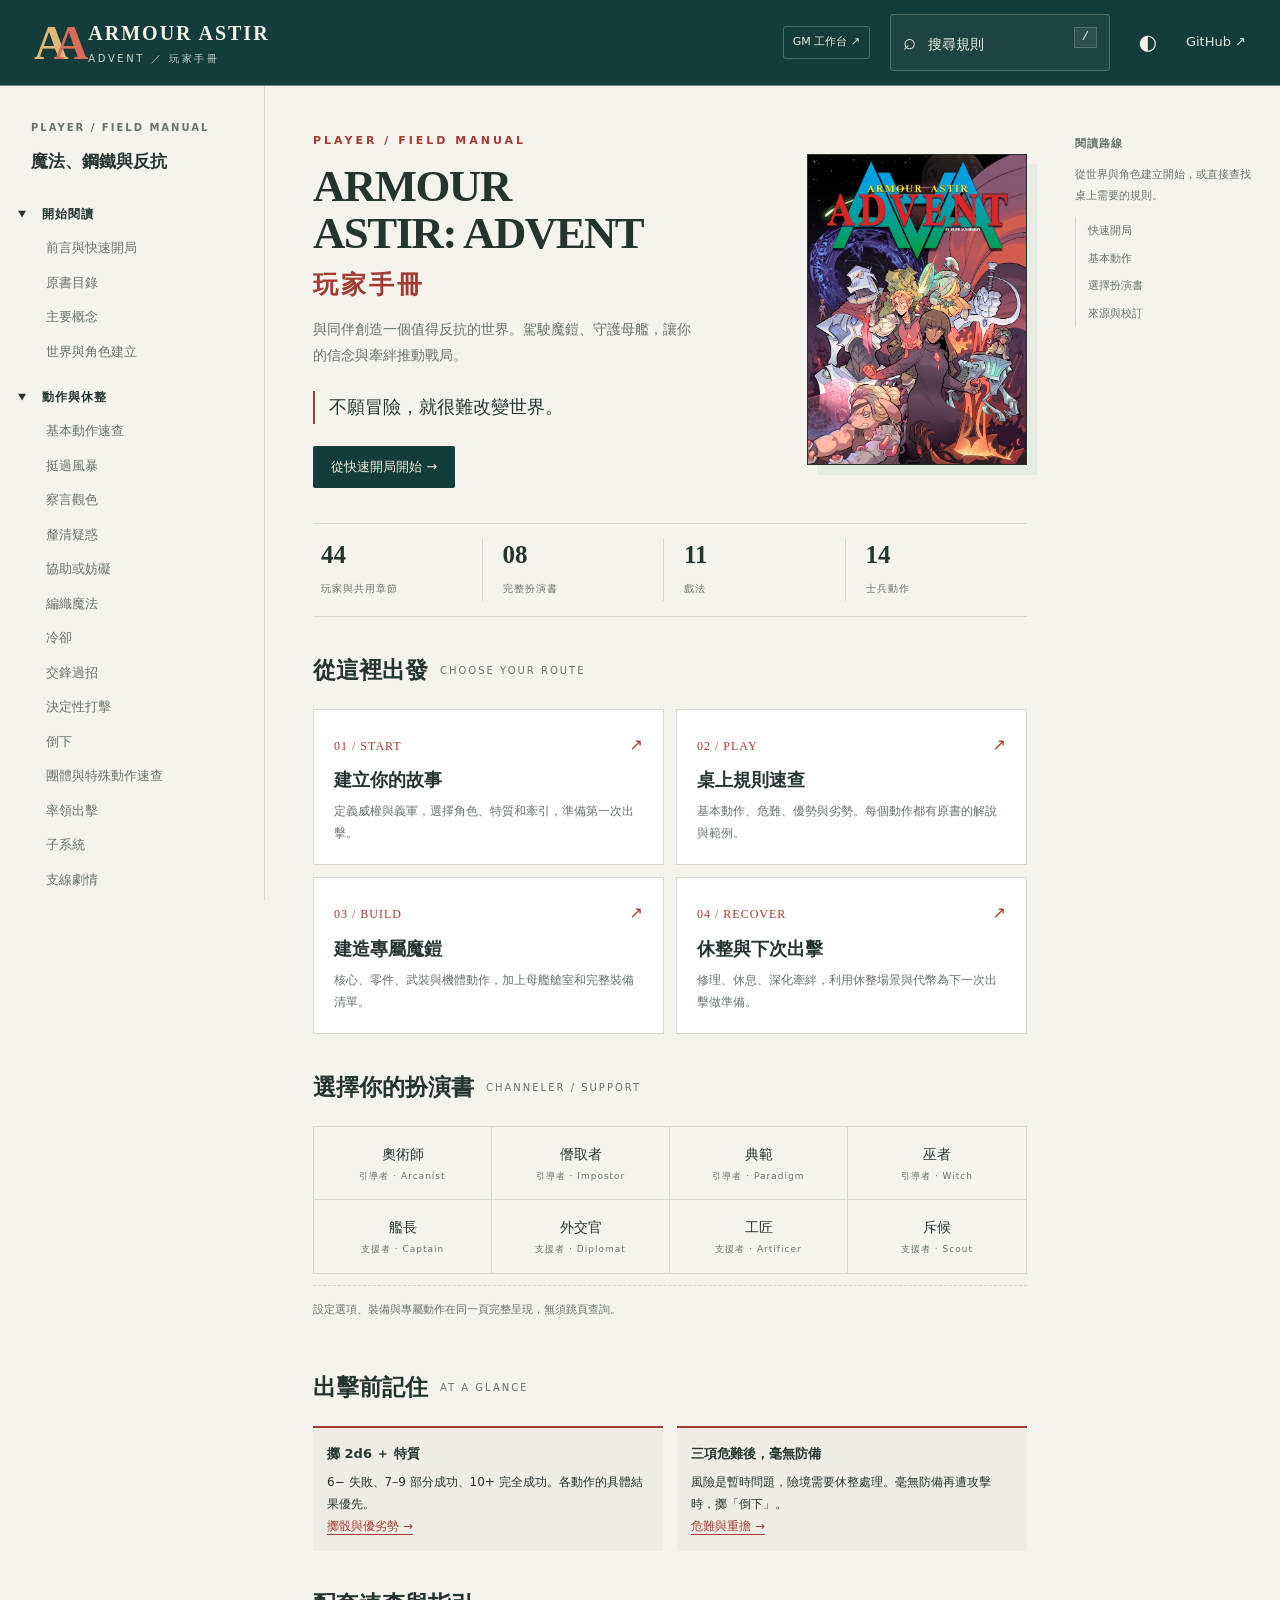
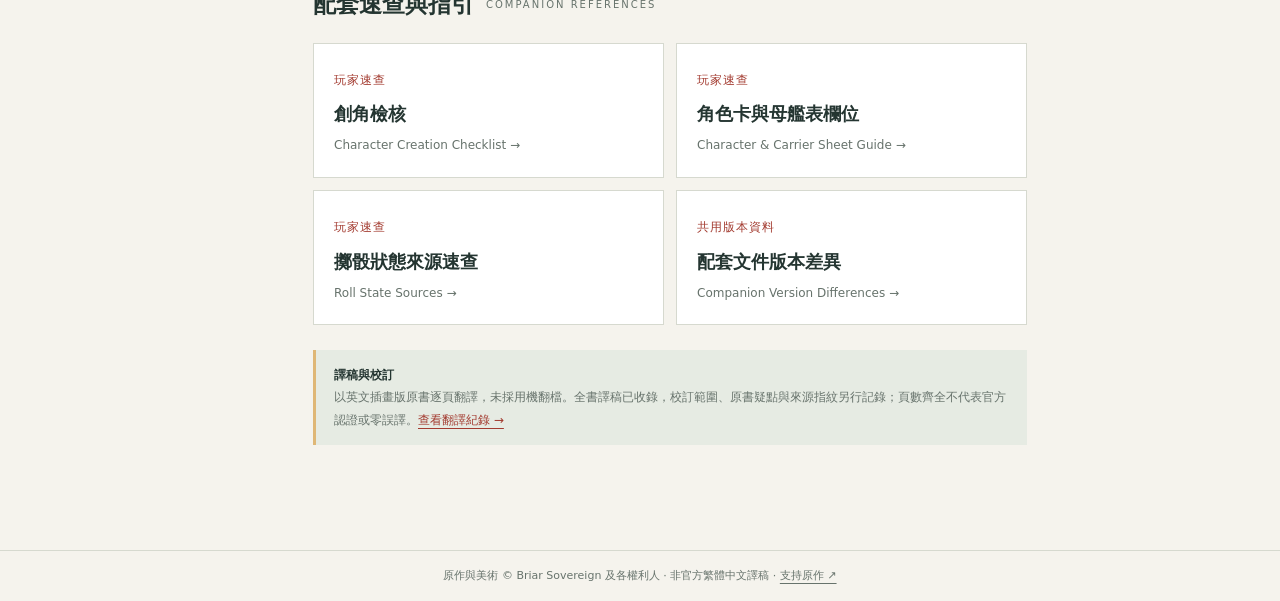
<file: site/index.html>
<!doctype html>
<html lang="zh-Hant" data-theme="light">
<head>
  <meta charset="utf-8"><meta name="viewport" content="width=device-width,initial-scale=1">
  <meta name="theme-color" content="#143c3a">
  <meta name="description" content="Armour Astir: Advent 非官方繁體中文規則庫。完整章節譯稿、八種扮演書、魔鎧建造與導演規則，依英文原書翻譯並標示來源頁碼。">
  <title>玩家手冊 · Armour Astir: Advent</title>
  <link rel="icon" href="assets/favicon.svg" type="image/svg+xml"><link rel="stylesheet" href="styles.css?v=20261026-1">
  <script src="data.js?v=20261026-1" defer></script><script src="app.js?v=20261026-1" defer></script>
</head>
<body>
  <a class="skip" href="#main">跳至內容</a>
  <header class="topbar">
    <button id="menu-toggle" class="icon-button mobile-only" aria-label="開啟章節目錄" aria-expanded="false" aria-controls="sidebar">☰</button>
    <a class="brand" href="#home"><span class="sigil" aria-hidden="true">A<span>A</span></span><span>ARMOUR ASTIR<small>ADVENT ／ 玩家手冊</small></span></a>
    <div class="top-actions"><a id="role-switch" class="role-switch" href="gm.html#home">GM 工作台 ↗</a><button id="search-open" class="search-trigger"><span aria-hidden="true">⌕</span> 搜尋規則 <kbd>/</kbd></button><button id="theme-toggle" class="icon-button" aria-label="切換深色模式">◐</button><a class="repo-link" href="https://github.com/Eagle0425/armour-astir-zh-tw" target="_blank" rel="noopener noreferrer">GitHub ↗</a></div>
  </header>
  <div id="menu-scrim" hidden></div>
  <div class="layout"><aside id="sidebar" aria-label="規則章節"><div class="sidebar-top"><span class="eyebrow">PLAYER / FIELD MANUAL</span><p>魔法、鋼鐵與反抗</p></div><nav id="chapter-nav"></nav><div class="sidebar-bottom"><button id="saved-open">☆ 本區收藏 <span id="saved-count">0</span></button><a href="#resources">資源翻譯盤點</a><a href="#about">來源與翻譯紀錄</a><a id="reader-link" href="player-reader.html">玩家手冊列印版 ↗</a><span>非官方譯稿 · 依英文原書翻譯</span></div></aside>
  <main id="main" tabindex="-1"><div id="view"></div></main>
  <aside id="on-this-page" aria-label="本章目錄"></aside></div>
  <footer class="footer">原作與美術 © Briar Sovereign 及各權利人 · 非官方繁體中文譯稿 · <a href="https://weregazelle.itch.io/armour-astir">支持原作 ↗</a></footer>
  <dialog id="search-dialog" aria-labelledby="search-title"><div class="dialog-top"><h2 id="search-title">搜尋玩家手冊</h2><button id="search-close" class="icon-button" aria-label="關閉搜尋">✕</button></div><label class="search-label" for="search-input">中文關鍵字、英文名稱或來源頁碼</label><input id="search-input" type="search" placeholder="試試：引力、奧術師、過熱、p83" autocomplete="off"><div class="search-meta"><label>範圍 <select id="search-scope"><option value="">本區全部</option></select></label><span id="search-status" role="status" aria-live="polite"></span></div><div id="search-results"></div><div class="dialog-hint">多個關鍵字以空格分隔 · Esc 關閉 · / 開啟搜尋</div></dialog>
  <noscript><div class="noscript">請啟用 JavaScript 使用搜尋與章節導覽，或直接開啟<a href="player-reader.html">玩家手冊靜態閱讀版</a>。</div></noscript>
</body></html>
</file>
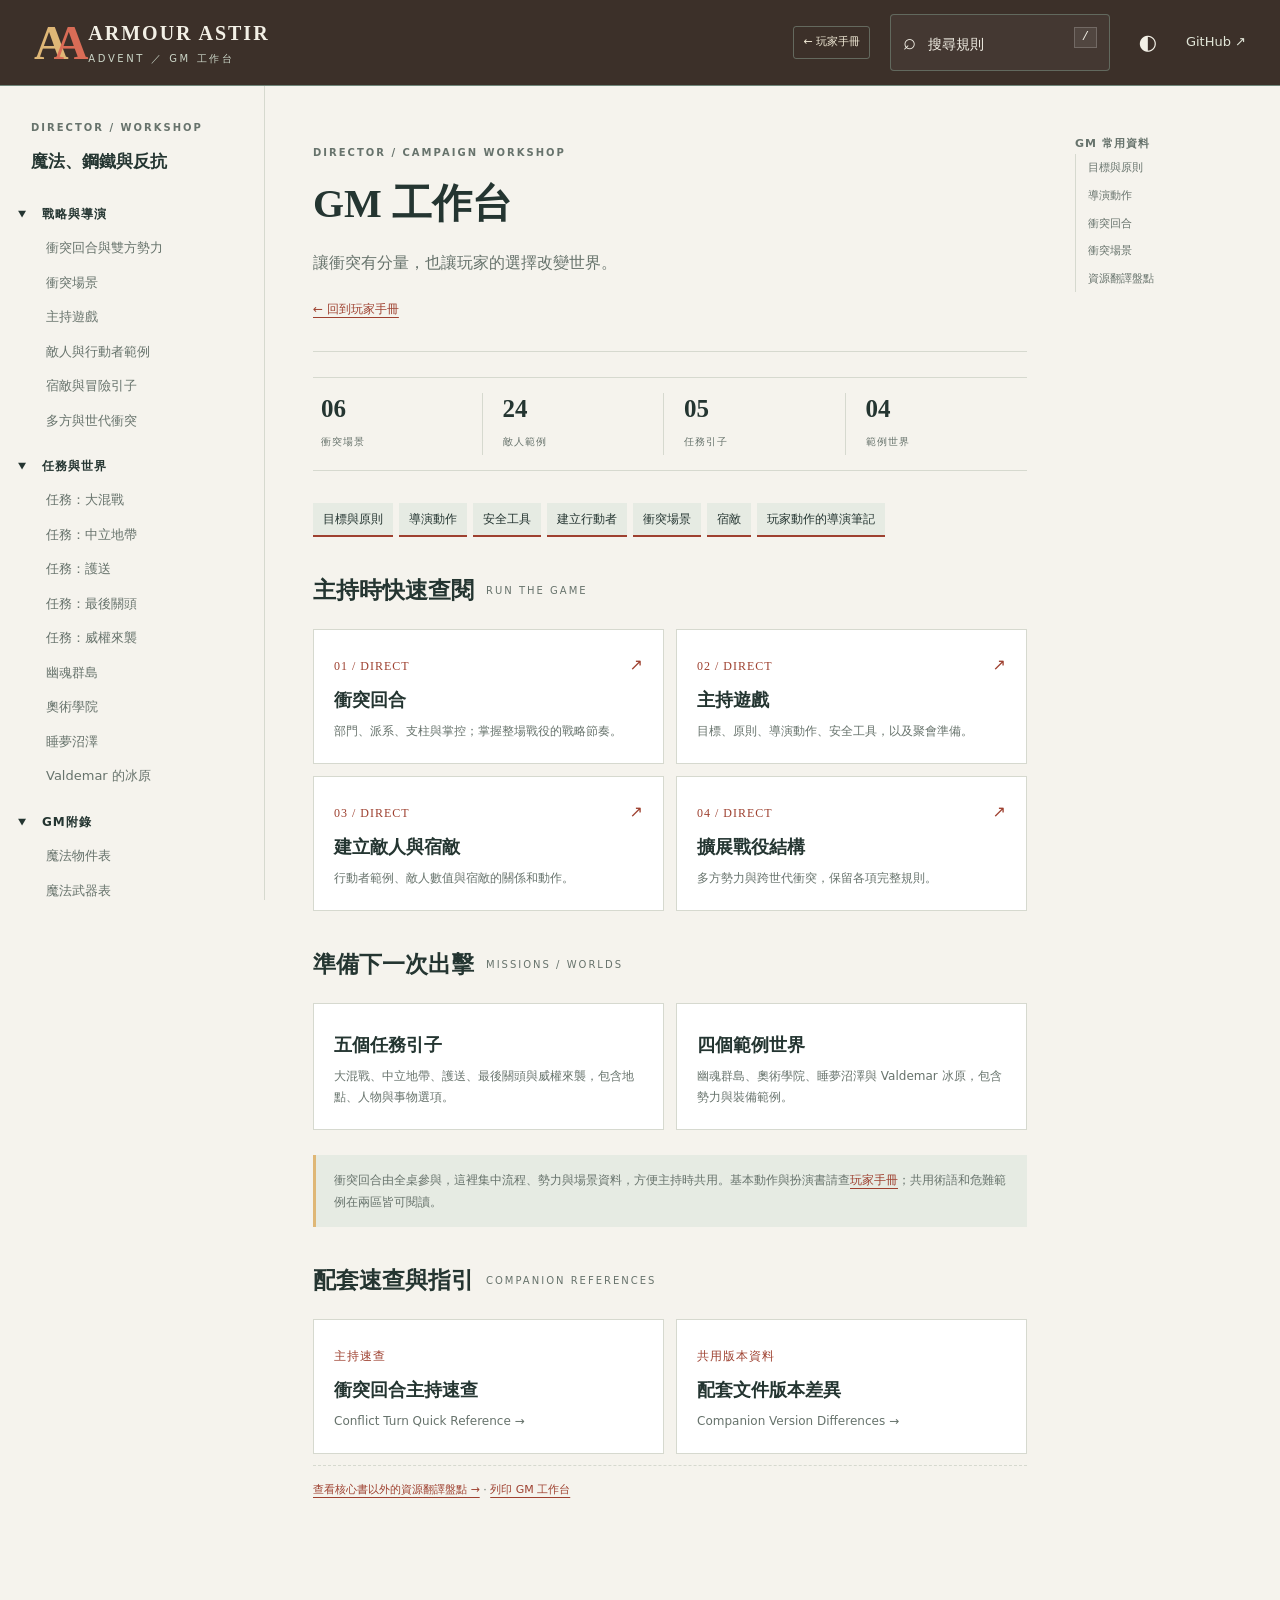
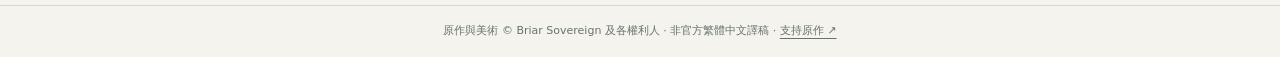
<file: site/gm.html>
<!doctype html>
<html lang="zh-Hant" data-theme="light">
<head>
  <meta charset="utf-8"><meta name="viewport" content="width=device-width,initial-scale=1">
  <meta name="theme-color" content="#143c3a">
  <meta name="description" content="Armour Astir: Advent 非官方繁體中文規則庫。完整章節譯稿、八種扮演書、魔鎧建造與導演規則，依英文原書翻譯並標示來源頁碼。">
  <title>GM 工作台 · Armour Astir: Advent</title>
  <link rel="icon" href="assets/favicon.svg" type="image/svg+xml"><link rel="stylesheet" href="styles.css?v=20261026-1">
  <script src="gm-data.js?v=20261026-1" defer></script><script src="app.js?v=20261026-1" defer></script>
</head>
<body class="gm-workshop">
  <a class="skip" href="#main">跳至內容</a>
  <header class="topbar">
    <button id="menu-toggle" class="icon-button mobile-only" aria-label="開啟章節目錄" aria-expanded="false" aria-controls="sidebar">☰</button>
    <a class="brand" href="#home"><span class="sigil" aria-hidden="true">A<span>A</span></span><span>ARMOUR ASTIR<small>ADVENT ／ GM 工作台</small></span></a>
    <div class="top-actions"><a id="role-switch" class="role-switch" href="index.html#home">← 玩家手冊</a><button id="search-open" class="search-trigger"><span aria-hidden="true">⌕</span> 搜尋規則 <kbd>/</kbd></button><button id="theme-toggle" class="icon-button" aria-label="切換深色模式">◐</button><a class="repo-link" href="https://github.com/Eagle0425/armour-astir-zh-tw" target="_blank" rel="noopener noreferrer">GitHub ↗</a></div>
  </header>
  <div id="menu-scrim" hidden></div>
  <div class="layout"><aside id="sidebar" aria-label="規則章節"><div class="sidebar-top"><span class="eyebrow">DIRECTOR / WORKSHOP</span><p>魔法、鋼鐵與反抗</p></div><nav id="chapter-nav"></nav><div class="sidebar-bottom"><button id="saved-open">☆ 本區收藏 <span id="saved-count">0</span></button><a href="#resources">資源翻譯盤點</a><a href="#about">來源與翻譯紀錄</a><a id="reader-link" href="gm-reader.html">GM 工作台列印版 ↗</a><span>非官方譯稿 · 依英文原書翻譯</span></div></aside>
  <main id="main" tabindex="-1"><div id="view"></div></main>
  <aside id="on-this-page" aria-label="本章目錄"></aside></div>
  <footer class="footer">原作與美術 © Briar Sovereign 及各權利人 · 非官方繁體中文譯稿 · <a href="https://weregazelle.itch.io/armour-astir">支持原作 ↗</a></footer>
  <dialog id="search-dialog" aria-labelledby="search-title"><div class="dialog-top"><h2 id="search-title">搜尋 GM 工作台</h2><button id="search-close" class="icon-button" aria-label="關閉搜尋">✕</button></div><label class="search-label" for="search-input">中文關鍵字、英文名稱或來源頁碼</label><input id="search-input" type="search" placeholder="試試：引力、奧術師、過熱、p83" autocomplete="off"><div class="search-meta"><label>範圍 <select id="search-scope"><option value="">本區全部</option></select></label><span id="search-status" role="status" aria-live="polite"></span></div><div id="search-results"></div><div class="dialog-hint">多個關鍵字以空格分隔 · Esc 關閉 · / 開啟搜尋</div></dialog>
  <noscript><div class="noscript">請啟用 JavaScript 使用搜尋與章節導覽，或直接開啟<a href="gm-reader.html">GM 工作台靜態閱讀版</a>。</div></noscript>
</body></html>
</file>
<file: site/styles.css>
@charset "UTF-8";
:root{color-scheme:light;--paper:#f5f3ed;--panel:#eeece4;--ink:#243531;--muted:#67736c;--line:#d6d9cf;--accent:#a33b30;--teal:#143c3a;--gold:#dfb776;--white:#fff;--soft:#e6ebe3;--shadow:0 16px 70px #18332a1a;--body:"Noto Sans TC","Microsoft JhengHei","PingFang TC",system-ui,sans-serif;--serif:"Noto Serif TC","PMingLiU",serif}
html[data-theme=dark]{color-scheme:dark;--paper:#182322;--panel:#1d2c29;--ink:#e1e5da;--muted:#a4b2a8;--line:#3c4b43;--accent:#ed9983;--teal:#0e2928;--soft:#283b34;--white:#182b26}
*{box-sizing:border-box}html{scroll-behavior:smooth;scroll-padding-top:96px}body{margin:0;background:var(--paper);color:var(--ink);font-family:var(--body);font-size:16px;line-height:1.85}a{color:var(--accent);text-underline-offset:4px}button,input,select{font:inherit}button,a,input,select{touch-action:manipulation}button{cursor:pointer}button:focus-visible,a:focus-visible,input:focus-visible,select:focus-visible{outline:3px solid var(--gold);outline-offset:3px}button{color:inherit}button:disabled{cursor:default}.skip{position:fixed;left:16px;top:-100px;background:var(--gold);color:#132f2d;padding:8px 20px;z-index:50}.skip:focus{top:8px}.topbar{height:86px;background:#143c3a;color:#f3f0e6;display:flex;align-items:center;justify-content:space-between;padding:0 34px;position:sticky;top:0;z-index:20;border-bottom:1px solid #70867a}.brand{display:flex;align-items:center;gap:15px;color:inherit;text-decoration:none;font-family:Georgia,serif;letter-spacing:2px;font-weight:700;font-size:20px;line-height:1.2}.brand small{display:block;font-size:10px;letter-spacing:2.6px;font-family:var(--body);margin-top:8px;font-weight:400;color:#ccd6c8}.sigil{font-size:48px;color:var(--gold);letter-spacing:-15px;line-height:1}.sigil span{color:#d96c56}.top-actions{display:flex;align-items:center;gap:20px}.search-trigger{background:#ffffff0b;border:1px solid #829a8c80;color:inherit;border-radius:4px;padding:7px 12px;min-width:220px;text-align:left;font-size:14px}.search-trigger>span{font-size:22px;margin-right:8px}.search-trigger kbd{float:right;background:#ffffff12;padding:0 7px;border:1px solid #ffffff30;line-height:1.6;margin-top:5px}kbd{font-size:12px}.icon-button{background:none;border:0;border-radius:4px;min-width:36px;min-height:40px;font-size:21px;line-height:1}.repo-link{color:#e2e6d8;text-decoration:none;font-size:13px}.layout{max-width:1620px;margin:auto;display:grid;grid-template-columns:265px minmax(0,1fr) 205px;min-height:calc(100vh - 160px)}#sidebar{border-right:1px solid var(--line);padding:25px 20px 24px;position:sticky;top:86px;height:calc(100vh - 86px);overflow-y:auto;scrollbar-width:thin}.sidebar-top{padding:0 11px 18px}.eyebrow{font-size:10px;font-weight:700;letter-spacing:2px;color:var(--muted)}.sidebar-top p{font-family:var(--serif);margin:5px 0 0;font-size:17px;font-weight:700}#chapter-nav details{margin:4px 0 15px}#chapter-nav summary{cursor:pointer;font-size:12px;font-weight:700;letter-spacing:1px;padding:4px 8px;list-style-position:outside;margin-left:14px}#chapter-nav a{display:block;color:var(--muted);text-decoration:none;line-height:1.5;font-size:13px;margin:3px 0 3px 7px;padding:6px 8px 6px 17px;border-left:2px solid transparent}#chapter-nav a:hover{background:var(--soft);color:var(--ink)}#chapter-nav a[aria-current=page]{color:var(--accent);border-left-color:var(--accent);background:var(--soft);font-weight:700}.sidebar-bottom{border-top:1px solid var(--line);margin:25px 8px 0;padding-top:14px;display:flex;flex-direction:column;gap:7px;font-size:12px}.sidebar-bottom a{color:var(--muted);text-decoration:none}.sidebar-bottom>span{font-size:10px;color:var(--muted);margin-top:15px}.sidebar-bottom button{border:none;background:none;text-align:left;padding:4px 0}.sidebar-bottom button span{float:right;background:var(--soft);border-radius:20px;padding:0 7px}main{min-width:0;padding:42px 48px 80px;outline:none}#on-this-page{position:sticky;top:86px;align-self:start;max-height:calc(100vh - 86px);overflow:auto;padding:48px 20px 20px 0;font-size:11px;color:var(--muted)}#on-this-page>strong{font-size:11px;letter-spacing:1px}#on-this-page a{display:block;line-height:1.6;padding:5px 0 5px 12px;color:var(--muted);text-decoration:none;border-left:1px solid var(--line)}#on-this-page .toc-minor{padding-left:23px;font-size:10px}.footer{font-size:11px;color:var(--muted);padding:15px 30px;border-top:1px solid var(--line);text-align:center}.footer a{color:inherit}
.hero{display:grid;grid-template-columns:1fr 220px;gap:34px;align-items:center;margin:3px 0 35px}.hero .kicker{color:var(--accent);font-size:11px;letter-spacing:3px;font-weight:700;margin-bottom:12px}.hero h1{font-family:Georgia,var(--serif);font-size:clamp(36px,3.5vw,55px);line-height:1.04;letter-spacing:-1.5px;margin:0 0 18px}.hero h1 span{display:block;font-family:var(--serif);font-size:25px;letter-spacing:3px;color:var(--accent);margin-top:15px}.hero p{font-size:14px;color:var(--muted);line-height:1.9;max-width:390px}.hero .cover{width:100%;height:auto;aspect-ratio:655/927;object-fit:cover;border:1px solid #24322b;box-shadow:10px 10px 0 var(--soft)}.hero-quote{font-family:var(--serif);font-size:18px;color:var(--ink);border-left:2px solid var(--accent);padding-left:14px;margin:22px 0}.primary-link{background:var(--teal);color:#f5ecd7;text-decoration:none;padding:9px 18px;display:inline-block;font-size:13px;border-radius:2px}.primary-link:hover{filter:brightness(1.15)}.meta-strip{display:grid;grid-template-columns:repeat(4,1fr);border-block:1px solid var(--line);margin:25px 0 32px;padding:15px 0;gap:12px}.meta-strip div{border-right:1px solid var(--line);padding-left:8px}.meta-strip div:last-child{border:0}.meta-strip strong{display:block;font-family:Georgia,serif;font-size:25px;line-height:1.3}.meta-strip small{font-size:10px;color:var(--muted);letter-spacing:1px}.section-title{font-family:var(--serif);font-size:23px;display:flex;align-items:center;gap:12px;margin:33px 0 16px}.section-title span{font-family:var(--body);font-size:10px;font-weight:400;letter-spacing:2px;color:var(--muted)}.cards{display:grid;grid-template-columns:1fr 1fr;gap:12px}.card{display:block;padding:20px;border:1px solid var(--line);background:var(--white);text-decoration:none;color:var(--ink);transition:border-color .15s,transform .15s}.card:hover{border-color:var(--accent);transform:translateY(-2px)}.card .number{color:var(--accent);font:12px Georgia,serif;letter-spacing:1px}.card h3{font:700 18px var(--serif);margin:9px 0}.card p{font-size:12px;color:var(--muted);line-height:1.8;margin:0}.card .arrow{float:right;color:var(--accent)}.notice{border-left:3px solid var(--gold);background:var(--soft);padding:14px 18px;font-size:12px;color:var(--muted);margin:25px 0}.notice strong{color:var(--ink)}.book-grid{display:grid;grid-template-columns:repeat(4,1fr);border:1px solid var(--line)}.book-grid a{text-decoration:none;padding:15px 10px;color:var(--ink);text-align:center;border-right:1px solid var(--line);border-bottom:1px solid var(--line);font-size:14px}.book-grid small{display:block;font-size:9px;color:var(--muted);letter-spacing:1px}.book-grid a:hover{background:var(--soft);color:var(--accent)}.book-grid a:nth-child(4n){border-right:0}.book-grid a:nth-child(n+5){border-bottom:0}.quick-rules{display:grid;grid-template-columns:1fr 1fr;gap:14px}.quick-rules>div{border-top:2px solid var(--accent);padding:14px;background:var(--panel);font-size:12px}.quick-rules strong{display:block;font-size:13px;margin-bottom:5px}.reading-path{display:flex;gap:6px;flex-wrap:wrap;font-size:12px;margin:12px 0 25px}.reading-path a{color:var(--ink);text-decoration:none;background:var(--soft);padding:5px 10px}.breadcrumb{font-size:11px;color:var(--muted);margin-bottom:14px}.article-head{border-bottom:1px solid var(--line);padding-bottom:24px;margin-bottom:26px}.article-head .english{font-family:Georgia,serif;font-size:13px;color:var(--muted);letter-spacing:1px;margin-top:8px}.article-head h1{font:700 clamp(27px,3vw,37px)/1.4 var(--serif);margin:0}.article-tools{display:flex;align-items:center;gap:10px;flex-wrap:wrap;margin-top:18px;font-size:11px;color:var(--muted)}.article-tools button{background:none;border:1px solid var(--line);font-size:11px;padding:4px 10px;border-radius:3px}.article-tools .saved{color:var(--accent);background:var(--soft)}.page-block{position:relative;margin:0 0 38px;overflow-wrap:anywhere}.page-marker{font-size:10px;letter-spacing:1px;color:var(--muted);border-top:1px solid var(--line);padding-top:12px;margin:30px 0 18px}.page-marker a{color:inherit;text-decoration:none}.page-block h2{font:700 25px/1.5 var(--serif);margin:32px 0 18px}.page-block h3{font-size:18px;line-height:1.7;margin:30px 0 12px}.page-block h4{font-size:16px;margin:25px 0 10px}.page-block h5,.page-block h6{font-size:14px;margin:20px 0 8px}.page-block p{margin:0 0 17px;line-height:2}.page-block ul,.page-block ol{padding-left:26px;margin:14px 0 22px}.page-block li{padding-left:4px;margin:6px 0}.page-block li>p{margin:5px 0}.page-block blockquote{margin:25px 0;background:var(--panel);border-left:2px solid var(--gold);padding:16px 20px;font-family:var(--serif);font-size:15px}.page-block blockquote p:last-child{margin-bottom:0}.page-block hr{border:0;border-top:1px solid var(--line);margin:30px 0}.page-block pre{padding:16px;background:var(--soft);overflow:auto;font-size:12px}.page-block code{font-family:Consolas,monospace;background:var(--soft);padding:2px 4px;font-size:.88em}.table-wrap{overflow-x:auto;margin:20px 0;border:1px solid var(--line)}table{border-collapse:collapse;width:100%;font-size:13px;line-height:1.9}th,td{padding:10px 12px;border-bottom:1px solid var(--line);border-right:1px solid var(--line);vertical-align:top;text-align:left;min-width:68px}th{background:var(--soft);font-weight:700}tr:last-child td{border-bottom:0}td:last-child,th:last-child{border-right:0}.table-wrap td p{margin:0}.article-nav{display:flex;justify-content:space-between;gap:20px;border-top:1px solid var(--line);padding-top:24px;margin-top:38px;font-size:13px}.article-nav a{text-decoration:none}.source-note{font-size:11px;border-top:1px dashed var(--line);padding:14px 0;color:var(--muted)}.plain-list{padding-left:20px}.plain-list li{margin:10px 0}.status-pill{display:inline-block;font-size:10px;padding:2px 8px;background:var(--soft);border:1px solid var(--line);border-radius:30px}.toast{position:fixed;bottom:25px;left:50%;transform:translateX(-50%);padding:10px 20px;border:1px solid var(--line);background:var(--teal);color:#fff;box-shadow:var(--shadow);z-index:40;font-size:13px;border-radius:3px}
dialog{border:1px solid var(--line);border-radius:8px;background:var(--paper);color:var(--ink);box-shadow:var(--shadow);width:700px;max-width:calc(100vw - 28px);max-height:85vh;padding:22px;overscroll-behavior:contain}dialog::backdrop{background:#0a201b99;backdrop-filter:blur(3px)}.dialog-top{display:flex;align-items:center;justify-content:space-between}.dialog-top h2{font:700 22px var(--serif);margin:0 0 15px}.search-label{display:block;font-size:11px;color:var(--muted);margin-bottom:8px}#search-input{width:100%;padding:12px;background:var(--white);border:1px solid var(--line);color:var(--ink);border-radius:3px}.search-meta{display:flex;align-items:center;justify-content:space-between;gap:10px;margin:12px 0;font-size:11px;color:var(--muted)}.search-meta select{background:var(--paper);color:var(--ink);border:1px solid var(--line);font-size:11px;padding:3px 8px}.result{display:block;text-decoration:none;color:var(--ink);padding:14px 8px;border-top:1px solid var(--line)}.result:hover{background:var(--soft)}.result strong{font-size:15px}.result small{display:block;color:var(--muted);font-size:10px}.result p{font-size:12px;line-height:1.8;color:var(--muted);margin:5px 0 0}.result mark{background:#dfb77660;color:var(--ink);border-radius:2px}.dialog-hint{border-top:1px solid var(--line);font-size:10px;color:var(--muted);padding-top:12px;margin-top:10px}.mobile-only{display:none}.noscript{padding:30px;background:var(--gold);color:#183e33}.print-title{display:none}
@media(min-width:1450px){main{padding:50px 66px}.hero{grid-template-columns:1fr 255px}}
@media(max-width:1150px){.layout{grid-template-columns:235px minmax(0,1fr)}#on-this-page{display:none}main{padding:36px}.hero{grid-template-columns:1fr 190px;gap:24px}.topbar{padding:0 24px}.search-trigger{min-width:170px}.top-actions{gap:12px}}
@media(max-width:800px){.layout{display:block}.topbar{height:72px;padding:0 16px;gap:12px}.brand{font-size:16px;letter-spacing:1.4px;gap:10px}.brand small{font-size:8px;letter-spacing:1px}.sigil{font-size:38px}.mobile-only{display:block}.top-actions{gap:6px;margin-left:auto}.search-trigger{font-size:0;min-width:36px;padding:3px;background:none;border:0}.search-trigger>span{font-size:30px;margin:0}.search-trigger kbd,.repo-link{display:none}#sidebar{position:fixed;top:72px;left:0;width:285px;background:var(--paper);z-index:19;height:calc(100dvh - 72px);transform:translateX(-100%);transition:transform .2s}body.menu-open #sidebar{transform:none}#menu-scrim{position:fixed;inset:72px 0 0;background:#0a201b80;z-index:18}main{padding:30px 23px 55px}.hero{grid-template-columns:1fr 155px;gap:22px}.hero h1{font-size:36px}.hero h1 span{font-size:23px}.hero p{font-size:12px}.hero .kicker{font-size:9px;letter-spacing:1.8px}.hero-quote{font-size:15px}.primary-link{font-size:12px}.article-head h1{font-size:30px}html{scroll-padding-top:85px}.page-block p{line-height:2}.footer{font-size:10px;padding:15px 20px}}
@media(max-width:480px){.brand{font-size:14px;gap:8px}.brand small{font-size:7px}.topbar{padding:0 9px;gap:8px}.hero{grid-template-columns:1fr 115px;gap:15px;margin-top:5px}.hero h1{font-size:29px;letter-spacing:-.5px}.hero h1 span{font-size:18px;letter-spacing:1px}.hero p{font-size:11px}.hero-quote{font-size:13px;margin:15px 0}.hero .kicker{letter-spacing:1px;font-size:8px}.hero .cover{box-shadow:6px 6px 0 var(--soft)}.cards{gap:10px}.card{padding:15px}.card h3{font-size:16px}.card p{font-size:11px}.meta-strip strong{font-size:22px}.meta-strip small{font-size:8px;letter-spacing:0}.book-grid a{font-size:13px;padding:13px 4px}.book-grid small{font-size:8px}.quick-rules{grid-template-columns:1fr}.section-title{font-size:21px}.section-title span{font-size:8px}.article-tools{font-size:10px;gap:7px}dialog{padding:16px}.search-meta{align-items:start}.article-nav{font-size:12px}}
@media(prefers-reduced-motion:reduce){html{scroll-behavior:auto}*{transition:none!important}}
@media print{.topbar,#sidebar,#on-this-page,.footer,.article-tools,.article-nav,.notice,.breadcrumb,dialog,.skip{display:none!important}.layout{display:block}main{padding:0}.page-block{break-inside:auto}h2,h3,h4{break-after:avoid}body{background:white;color:black;font-size:10pt}.table-wrap{overflow:visible}table{font-size:8pt}.page-marker{margin-top:20px}.print-title{display:block}.hero .cover{max-width:130px}.article-head{break-before:page}.article-head:first-child{break-before:auto}a{color:inherit;text-decoration:none}}

/* Player handbook / GM workshop share the reader, with separate navigation and data. */
.book-art{margin:28px auto;max-width:760px;break-inside:avoid;clear:both}.book-art .art-open{display:block;background:#fff;border:1px solid var(--line);border-radius:4px;padding:10px;text-align:center}.book-art img{display:block;width:auto;height:auto;max-width:100%;max-height:680px;margin:auto}.book-art figcaption{font-size:11px;line-height:1.8;color:var(--muted);margin:8px 2px 0}.book-art figcaption a{white-space:nowrap}.art-portrait{float:right;clear:none;width:35%;max-width:260px;margin:8px 0 20px 24px}.art-portrait img{max-height:560px}.art-compact{max-width:320px}.art-wide img{max-height:420px}.art-astir{max-width:620px}.art-emblem{display:inline-flex;vertical-align:top;flex-direction:column;width:calc(50% - 16px);margin:15px 6px;clear:none}.art-emblem img{max-height:300px}.page-block::after{content:"";display:block;clear:both}
@media(max-width:480px){.art-portrait{float:none;width:70%;max-width:240px;margin:20px auto}.book-art .art-open{padding:7px}.book-art figcaption{font-size:10px}.art-emblem{width:calc(50% - 12px);margin:12px 4px}.art-emblem figcaption a{white-space:normal}}
@media print{.book-art{max-width:145mm;margin:6mm auto;break-inside:avoid}.book-art img{max-height:170mm}.art-portrait{width:35%;max-width:55mm;margin:2mm 0 5mm 5mm;float:right}.art-portrait img{max-height:125mm}.book-art figcaption{font-size:8pt;color:#333}.art-emblem{width:42%;margin:4mm}.art-emblem img{max-height:65mm}.book-art .art-open{border-color:#ddd}}
.role-switch{color:#f1ead6;text-decoration:none;border:1px solid #8ba29480;border-radius:3px;padding:5px 9px;white-space:nowrap;font-size:11px}
.role-switch:hover{background:#ffffff15}.gm-workshop{--accent:#9e4130}.gm-workshop .topbar{background:#3c3029}.gm-workshop .gm-intro{border-bottom:1px solid var(--line);padding:8px 0 28px;margin-bottom:22px}.gm-intro h1{font:700 40px/1.4 var(--serif);margin:10px 0}.gm-intro p{color:var(--muted);font-size:16px}.gm-intro>a{font-size:12px}.gm-workshop .reading-path a{border-bottom:2px solid var(--accent)}html[data-theme=dark] .gm-workshop{--accent:#e8a185}#view small{overflow-wrap:anywhere}
@media(max-width:480px){.role-switch{font-size:9px;padding:5px}.top-actions{gap:2px}.brand{font-size:12px;letter-spacing:.7px}.brand small{font-size:7px}.sigil{font-size:32px}.brand{gap:7px}.gm-intro h1{font-size:32px}}
</file>
